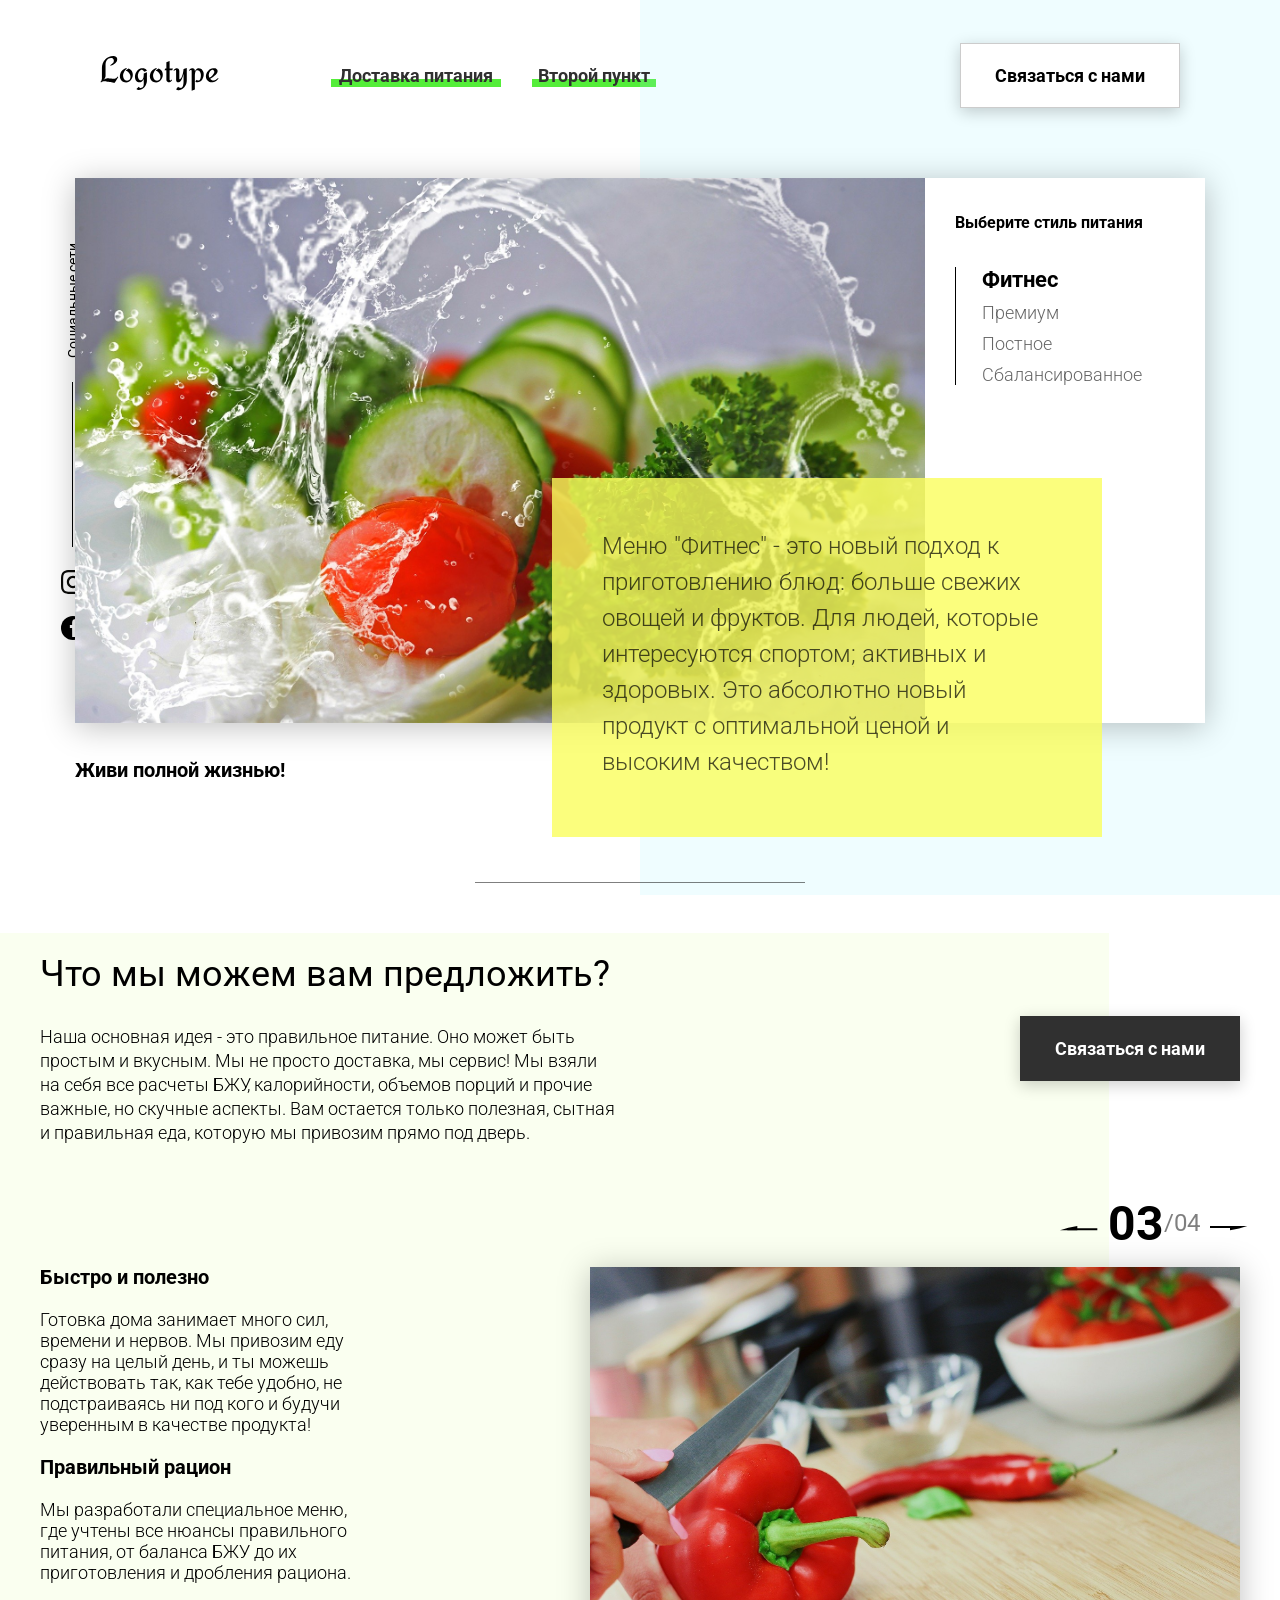
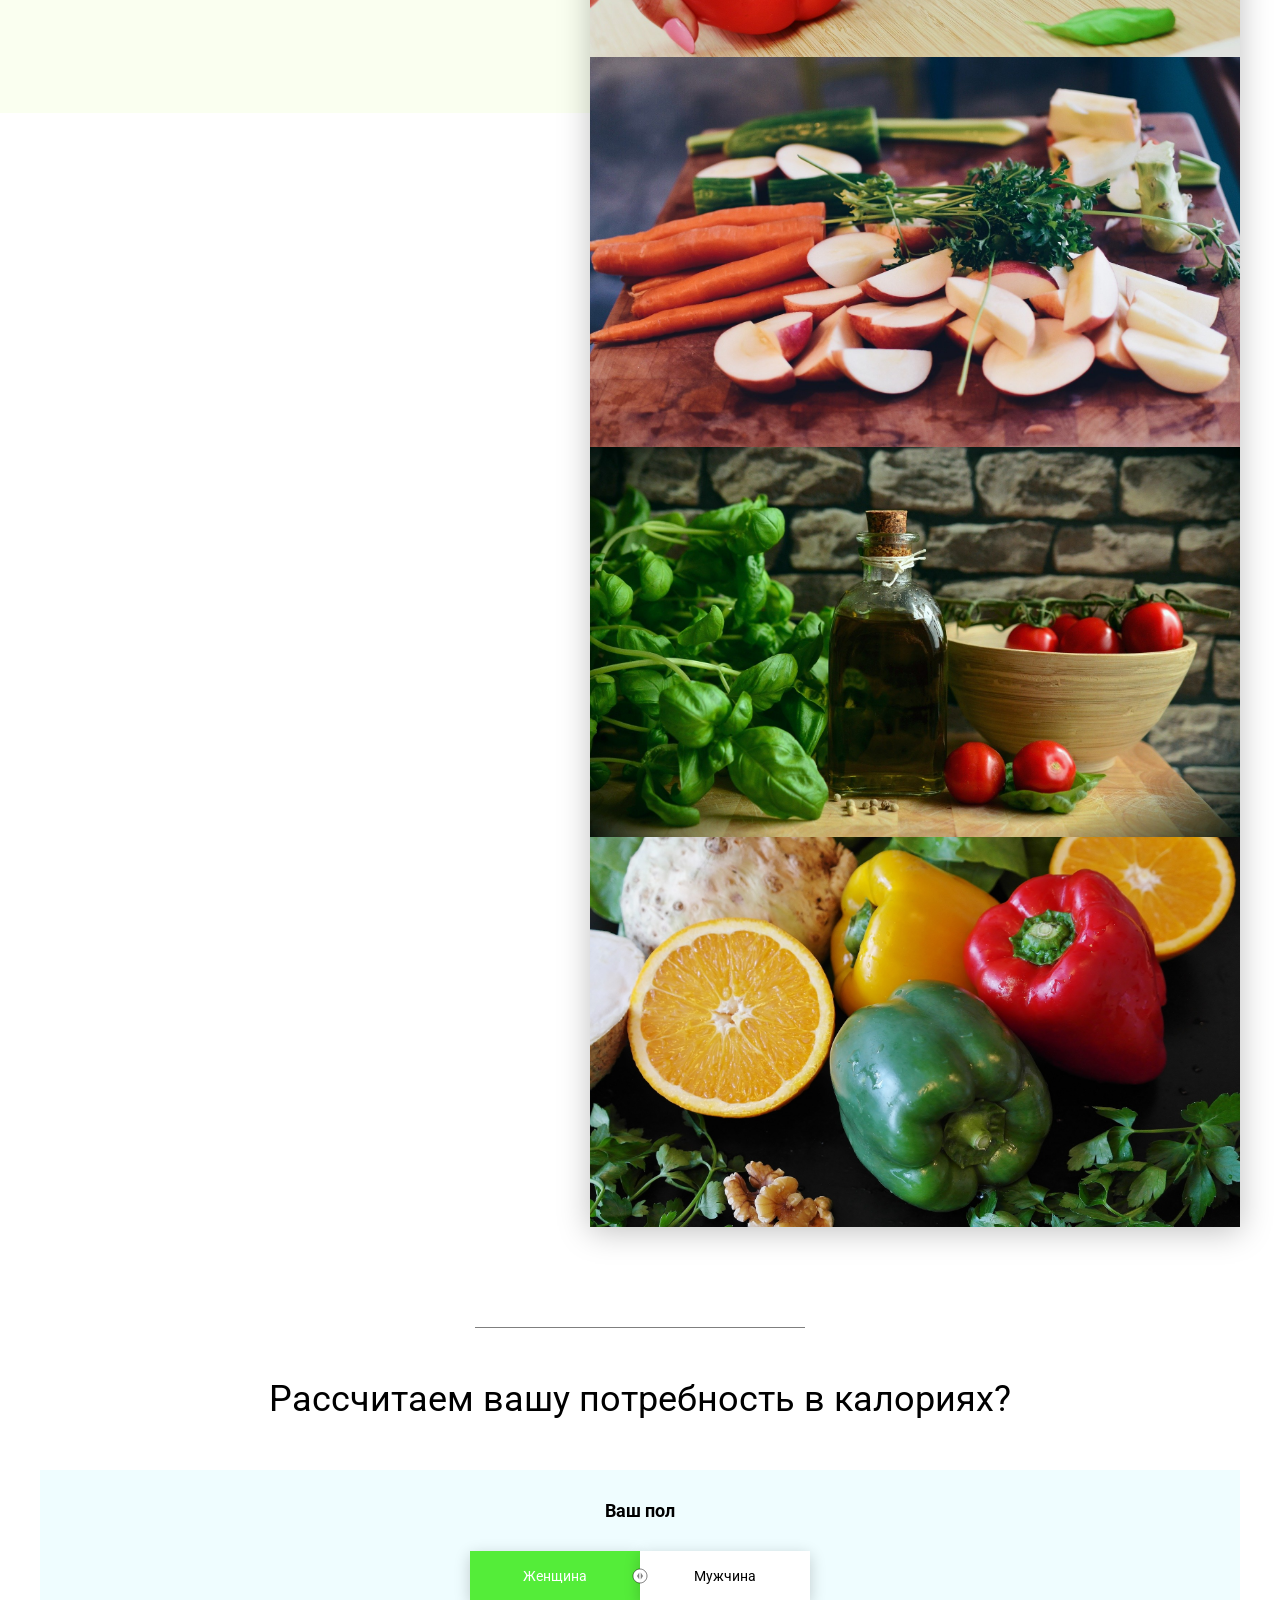
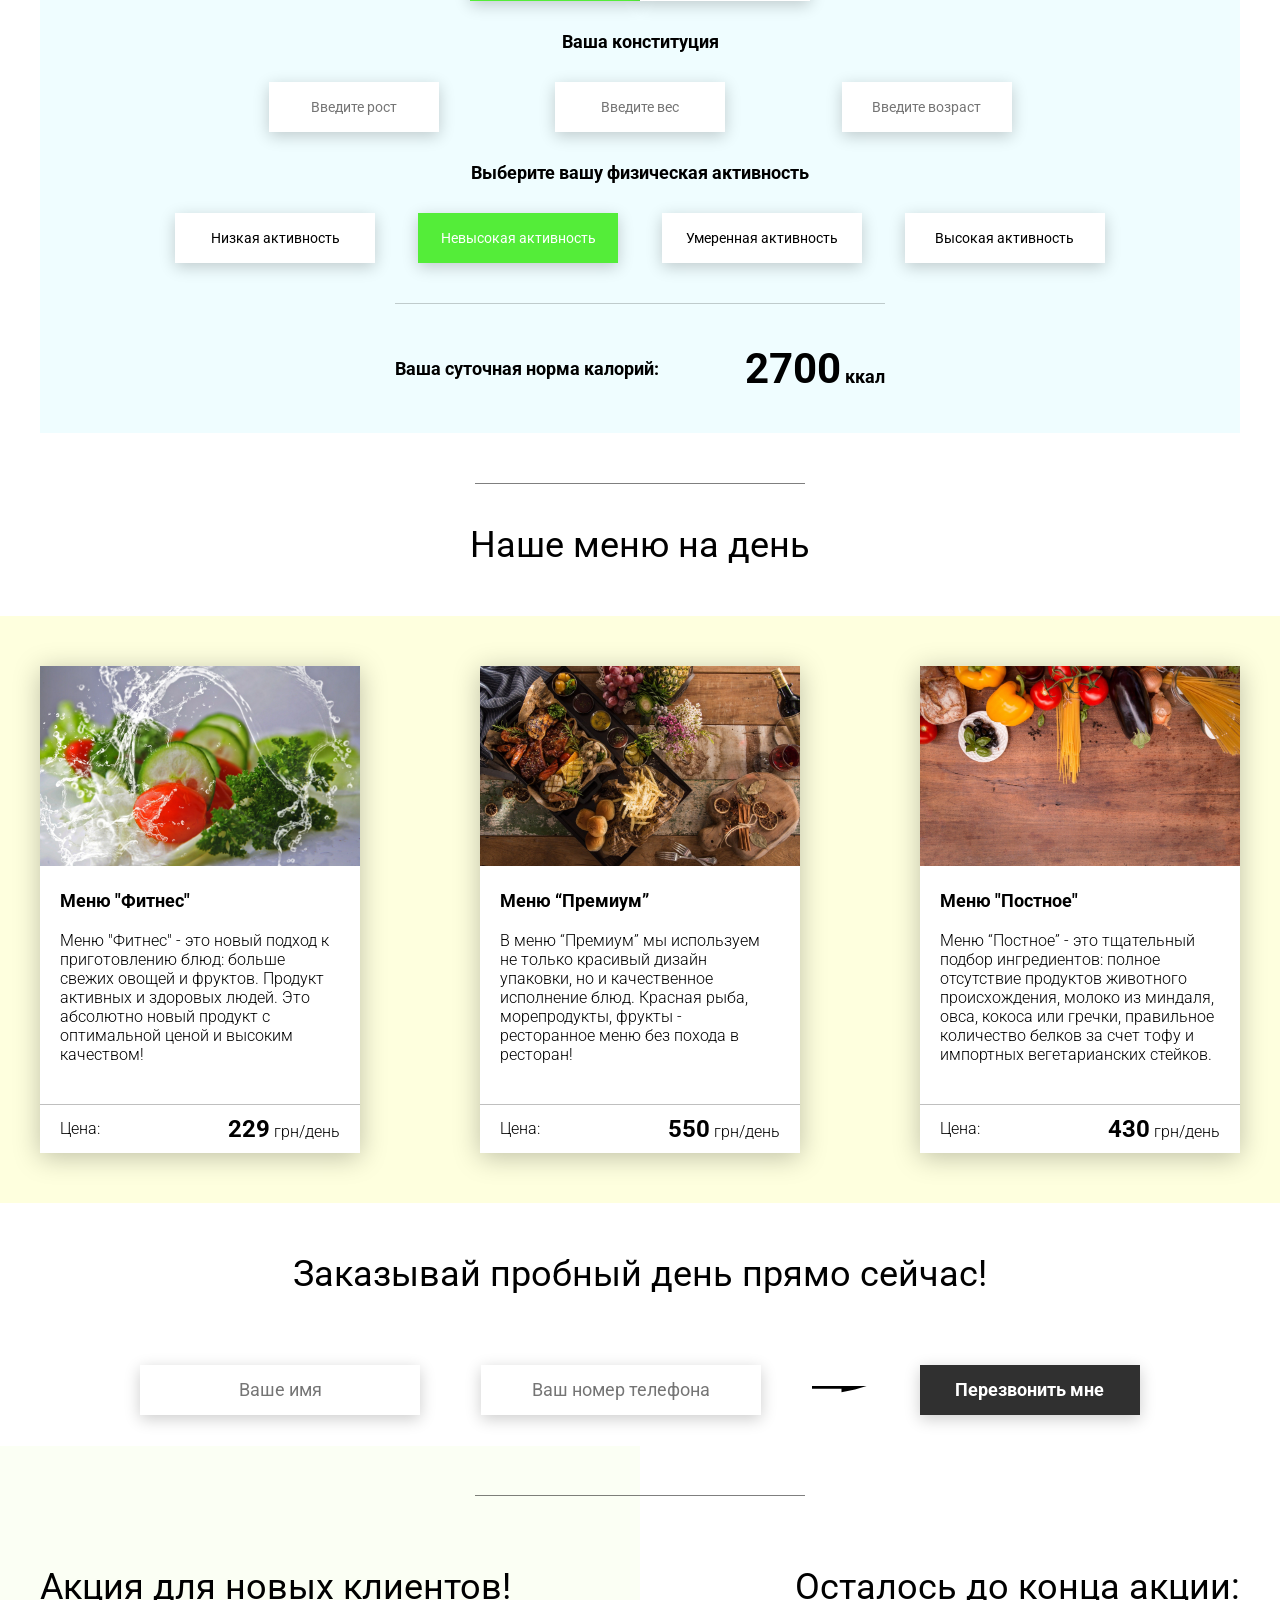
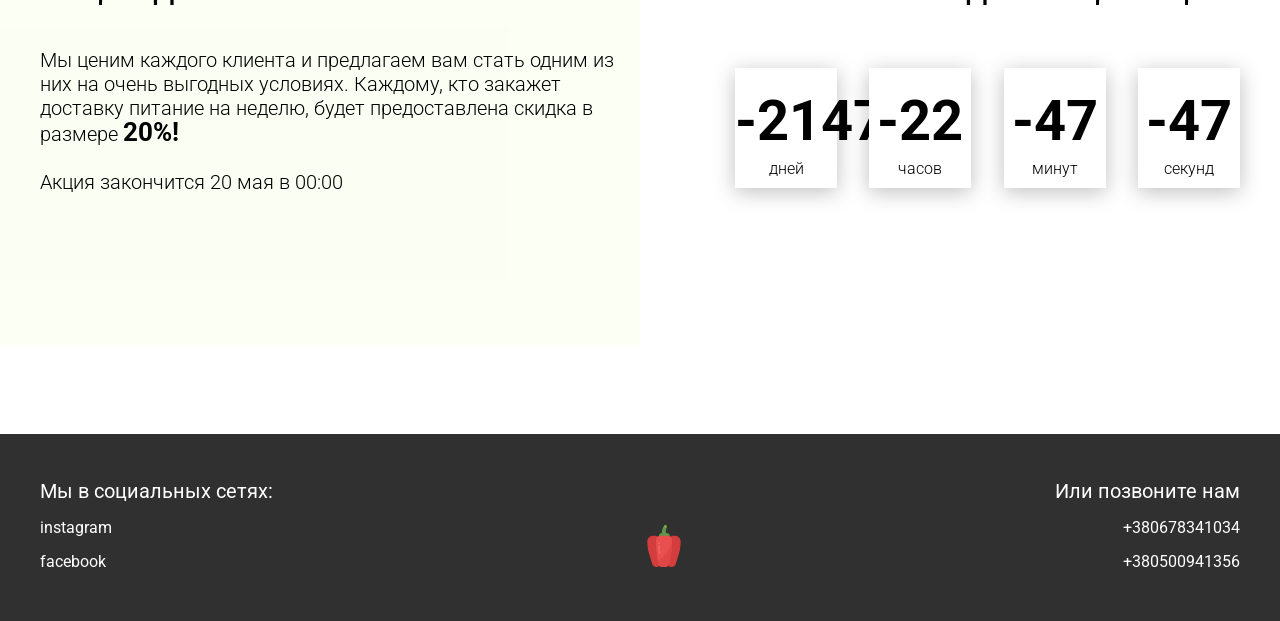
<file: Desktop/Course JS/Food_dist/index.html>
<!DOCTYPE html>
<html lang="en">
<head>
    <meta charset="UTF-8">
    <meta name="viewport" content="width=device-width, initial-scale=1.0">
    <title>Food</title>
    <link rel="stylesheet" href="css/style.css">
</head>
<body>
    <header class="header">
        <div class="header__left-block">
            <div class="header__logo">
                <img src="icons/logo.svg" alt="Логотип">
            </div>
            <nav class="header__links">
                <a href="#" class="header__link">Доставка питания</a>
                <a href="#" class="header__link">Второй пункт</a>
            </nav>
        </div>
        <div class="header__right-block">
            <button class="btn btn_white">Связаться с нами</button>
        </div>
    </header>
    <div class="sidepanel">
        <div class="sidepanel__text"><span>Социальные сети</span></div>
        <div class="sidepanel__divider"></div>
        <a href="#" class="sidepanel__icon">
            <img src="icons/instagram.svg" alt="instagram">
        </a>
        <a href="#" class="sidepanel__icon">
            <img src="icons/facebook.svg" alt="facebook">
        </a>
    </div>

    <div class="preview">
        <div class="bgc_blue"></div>
        <div class="container">
            <div class="tabcontainer">
                <div class="tabcontent">
                    <img src="img/tabs/vegy.jpg" alt="vegy">
                    <div class="tabcontent__descr">
                        Меню "Фитнес" - это новый подход к приготовлению блюд: больше свежих овощей и фруктов. Для людей, которые интересуются спортом; активных и здоровых. Это абсолютно новый продукт с оптимальной ценой и высоким качеством!
                    </div>
                </div>
                <div class="tabcontent">
                    <img src="img/tabs/elite.jpg" alt="elite">
                    <div class="tabcontent__descr">
                        Меню “Премиум” - мы используем не только красивый дизайн упаковки, но и качественное исполнение блюд. Красная рыба, морепродукты, фрукты - ресторанное меню без похода в ресторан!                                     
                    </div>
                </div>
                <div class="tabcontent">
                    <img src="img/tabs/post.jpg" alt="post">
                    <div class="tabcontent__descr">
                        Наше специальное “Постное меню” - это тщательный подбор ингредиентов: полное отсутствие продуктов животного происхождения. Полная гармония с собой и природой в каждом элементе! Все будет Ом!                                     
                    </div>
                </div>
                <div class="tabcontent">
                    <img src="img/tabs/vegy.jpg" alt="vegy">
                    <div class="tabcontent__descr">
                        Меню "Сбалансированное" - это соответствие вашего рациона всем научным рекомендациям. Мы тщательно просчитываем вашу потребность в к/б/ж/у и создаем лучшие блюда для вас.
                    </div>
                </div>
                <div class="tabheader">
                    <h3>Выберите стиль питания</h3>
                    <div class="tabheader__items">
                        <div class="tabheader__item tabheader__item_active">Фитнес</div>
                        <div class="tabheader__item">Премиум</div>
                        <div class="tabheader__item">Постное</div>
                        <div class="tabheader__item">Сбалансированное</div>
                    </div>
                </div>
            </div>
            <div class="preview__life">Живи полной жизнью!</div>
        </div>
    </div>

    <div class="divider"></div>

    <div class="offer">
        <div class="bgc_y"></div>
        <div class="container">
            <div class="offer__text">
                <h2 class="title">Что мы можем вам предложить?</h2>
                <div class="offer__descr">
                    Наша основная идея - это правильное питание. Оно может быть простым и вкусным. Мы не просто доставка, мы сервис! Мы взяли на себя все расчеты БЖУ, калорийности, объемов порций и прочие важные, но скучные аспекты. Вам остается только полезная, сытная и правильная еда, которую мы привозим прямо под дверь.
                </div>
            </div>
            <div class="offer__action">
                <button class="btn btn_dark">Связаться с нами</button>
            </div>
        </div>
        <div class="container">
            <div class="offer__advantages">
                <h2>Быстро и полезно</h2>
                <div class="offer__advantages-text">
                    Готовка дома занимает много сил, времени и нервов. Мы привозим еду сразу на целый день, и ты можешь действовать так, как тебе удобно, не подстраиваясь ни под кого и будучи уверенным в качестве продукта!
                </div>
                <h2>Правильный рацион</h2>
                <div class="offer__advantages-text">
                    Мы разработали специальное меню, где учтены все нюансы правильного питания, от баланса БЖУ до их приготовления и дробления рациона.
                </div>
            </div>
            <div class="offer__slider">
                <div class="offer__slider-counter">
                    <div class="offer__slider-prev">
                        <img src="icons/left.svg" alt="prev">
                    </div>
                    <span id="current">03</span>
                    /
                    <span id="total">04</span>
                    <div class="offer__slider-next">
                        <img src="icons/right.svg" alt="next">
                    </div>
                </div>
                <div class="offer__slider-wrapper">
                    <div class="offer__slide">
                        <img src="img/slider/pepper.jpg" alt="pepper">
                    </div>
                     <div class="offer__slide">
                        <img src="img/slider/food-12.jpg" alt="food">
                    </div>
                    <div class="offer__slide">
                        <img src="img/slider/olive-oil.jpg" alt="oil">
                    </div>
                    <div class="offer__slide">
                        <img src="img/slider/paprika.jpg" alt="paprika">
                    </div>
                </div>
            </div>
        </div>
    </div>

    <div class="divider"></div>

    <div class="calculating">
        <div class="container">
            <h2 class="title">Рассчитаем вашу потребность в калориях?
            </h2>
            <div class="calculating__field">
                <div class="calculating__subtitle">
                    Ваш пол
                </div>
                <div class="calculating__choose" id="gender">
                    <div class="calculating__choose-item calculating__choose-item_active">Женщина</div>
                    <div class="calculating__choose-item">Мужчина</div>
                </div>

                <div class="calculating__subtitle">
                    Ваша конституция
                </div>
                <div class="calculating__choose calculating__choose_medium">
                    <input type="text" id="height" placeholder="Введите рост" class="calculating__choose-item">
                    <input type="text" id="weight" placeholder="Введите вес"  class="calculating__choose-item">
                    <input type="text" id="age" placeholder="Введите возраст" class="calculating__choose-item">
                </div>

                <div class="calculating__subtitle">
                    Выберите вашу физическая активность
                </div>
                <div class="calculating__choose calculating__choose_big">
                    <div id="low" class="calculating__choose-item">Низкая активность </div>
                    <div id="small"  class="calculating__choose-item calculating__choose-item_active">Невысокая активность</div>
                    <div id="medium" class="calculating__choose-item">Умеренная активность</div>
                    <div id="high" class="calculating__choose-item">Высокая активность</div>
                </div>

                <div class="calculating__divider"></div>

                <div class="calculating__total">
                    <div class="calculating__subtitle">
                        Ваша суточная норма калорий:
                    </div>
                    <div class="calculating__result">
                        <span>2700</span> ккал
                    </div>
                </div>
            </div>
        </div>
    </div>

    <div class="divider"></div>

    <div class="menu">
        <h2 class="title">Наше меню на день</h2>

        <div class="menu__field">
            <div class="container">
                <div class="menu__item">
                    <img src="img/tabs/vegy.jpg" alt="vegy">
                    <h3 class="menu__item-subtitle">Меню "Фитнес"</h3>
                    <div class="menu__item-descr">Меню "Фитнес" - это новый подход к приготовлению блюд: больше свежих овощей и фруктов. Продукт активных и здоровых людей. Это абсолютно новый продукт с оптимальной ценой и высоким качеством!</div>
                    <div class="menu__item-divider"></div>
                    <div class="menu__item-price">
                        <div class="menu__item-cost">Цена:</div>
                        <div class="menu__item-total"><span>229</span> грн/день</div>
                    </div>
                </div>
                <div class="menu__item">
                    <img src="img/tabs/elite.jpg" alt="elite">
                    <h3 class="menu__item-subtitle">Меню “Премиум”</h3>
                    <div class="menu__item-descr">В меню “Премиум” мы используем не только красивый дизайн упаковки, но и качественное исполнение блюд. Красная рыба, морепродукты, фрукты - ресторанное меню без похода в ресторан!</div>
                    <div class="menu__item-divider"></div>
                    <div class="menu__item-price">
                        <div class="menu__item-cost">Цена:</div>
                        <div class="menu__item-total"><span>550</span> грн/день</div>
                    </div>
                </div>
                <div class="menu__item">
                    <img src="img/tabs/post.jpg" alt="post">
                    <h3 class="menu__item-subtitle">Меню "Постное"</h3>
                    <div class="menu__item-descr">Меню “Постное” - это тщательный подбор ингредиентов: полное отсутствие продуктов животного происхождения, молоко из миндаля, овса, кокоса или гречки, правильное количество белков за счет тофу и импортных вегетарианских стейков. </div>
                    <div class="menu__item-divider"></div>
                    <div class="menu__item-price">
                        <div class="menu__item-cost">Цена:</div>
                        <div class="menu__item-total"><span>430</span> грн/день</div>
                    </div>
                </div>
            </div>
        </div>
    </div>

    <div class="order">
        <div class="container">
            <div class="title">Заказывай пробный день прямо сейчас!</div>
            <form action="#" class="order__form">
                <input required placeholder="Ваше имя" name="name" type="text" class="order__input">
                <input required placeholder="Ваш номер телефона" name="phone" type="phone" class="order__input">
                <img src="icons/right.svg" alt="right">
                <button class="btn btn_dark btn_min">Перезвонить мне</button>
            </form>
        </div>
    </div>

    <div class="divider"></div>

    <div class="promotion">
        <div class="bgc_y"></div>
        <div class="container">
            <div class="promotion__text">
                <div class="title">Акция для новых клиентов!</div>
                <div class="promotion__descr">
                    Мы ценим каждого клиента и предлагаем вам стать одним из них на очень выгодных условиях. 
                    Каждому, кто закажет доставку питание на неделю, будет предоставлена скидка в размере <span>20%!</span>
                    <br><br>
                    Акция закончится 20 мая в 00:00
                </div>
            </div>
            <div class="promotion__timer">
                <div class="title">Осталось до конца акции:</div>
                <div class="timer">
                    <div class="timer__block">
                        <span id="days">12</span>
                        дней
                    </div>
                    <div class="timer__block">
                        <span id="hours">20</span>
                        часов
                    </div>
                    <div class="timer__block">
                        <span id="minutes">56</span>
                        минут
                    </div>
                    <div class="timer__block">
                        <span id="seconds">20</span>
                        секунд
                    </div>
                </div>
            </div>
        </div>
    </div>

    <footer class="footer">
        <div class="container">
            <div class="social">
                <div class="subtitle">Мы в социальных сетях:</div>
                <a href="#" class="link">instagram</a>
                <a href="#" class="link">facebook</a>
            </div>
            <div class="pepper">
                <img src="icons/veg.svg" alt="pepper">
            </div>
            <div class="call">
                <div class="subtitle">Или позвоните нам</div>
                <a href="#" class="link">+380678341034</a>
                <a href="#" class="link">+380500941356</a>
            </div>
        </div>
    </footer>

    <div class="modal">
        <div class="modal__dialog">
            <div class="modal__content">
                <form action="#">
                    <div class="modal__close">&times;</div>
                    <div class="modal__title">Мы свяжемся с вами как можно быстрее!</div>
                    <input required placeholder="Ваше имя" name="name" type="text" class="modal__input">
                    <input required placeholder="Ваш номер телефона" name="phone" type="phone" class="modal__input">
                    <button class="btn btn_dark btn_min">Перезвонить мне</button>
                </form>
            </div>
        </div>
    </div>
    <script src="js/script.js"></script>
</body>
</html>
</file>
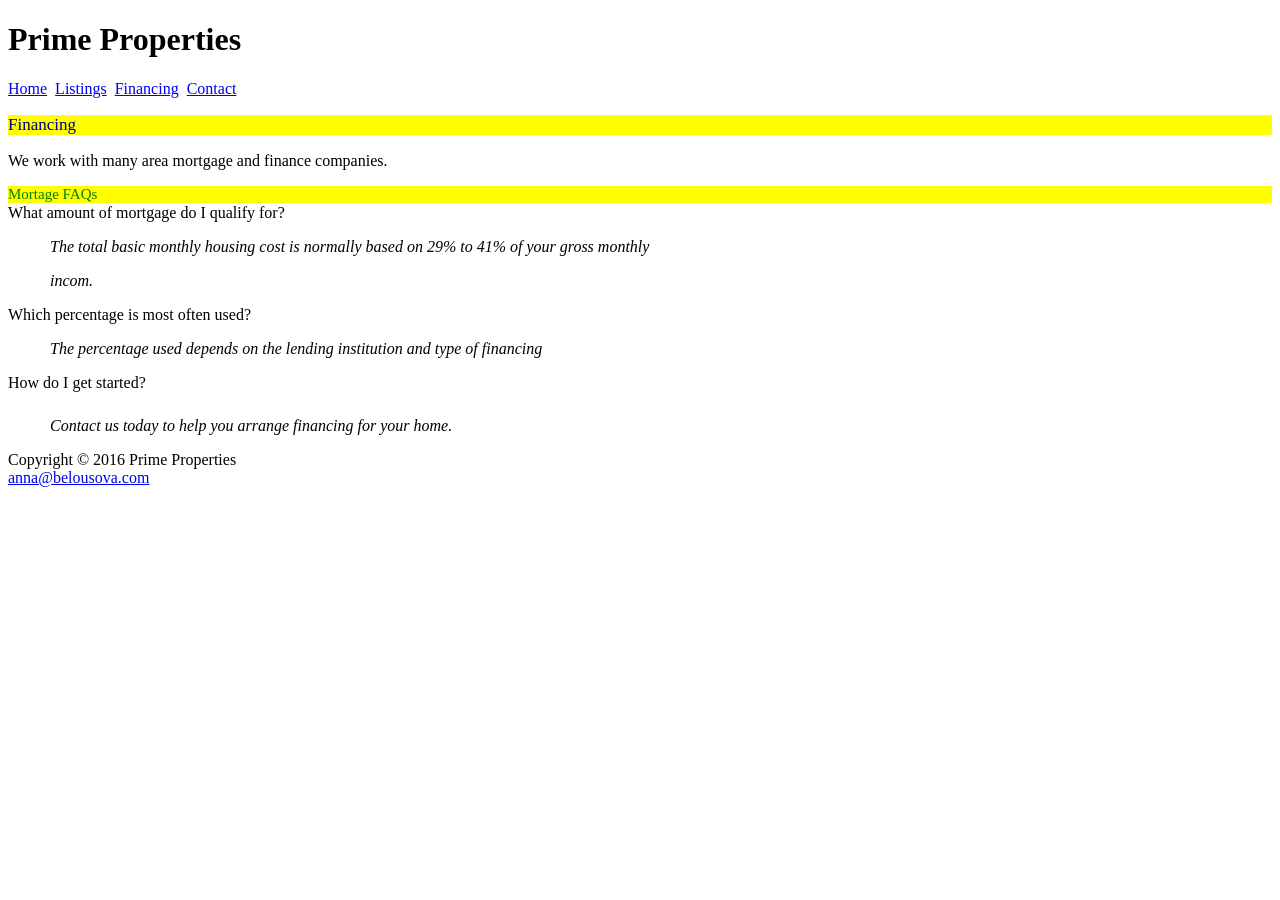
<file: Desktop/FALL2020/Web Programming and Desine/LAB 2/Financing.html>
<!DOCTYPE html>
<html>
   <head>
       <meta charset="utf-8">
    <title>Financing</title>
    <link rel="stylesheet" href="main.css"/>
   </head>
      <body>  

      <h1 id="first-heading" class="head-top" class="line">Prime Properties</h1>
           
      <a href="home.html" target="_blank">Home</a>&nbsp;
      <a href="home.html" target=_blank>Listings</a>&nbsp;
      <a href="financing.html" target="_blank">Financing</a>&nbsp;
      <a href="mailto:anna@belousova.com">Contact</a>
    
      <p id="background" class="financ">Financing</p>
      
      <p>We work with many area mortgage and finance companies.</p>
     
      
      <p id="background" class="mortage">Mortage FAQs</p>
      <div style="margin-top: -15px">
       <p>What amount of mortgage do I qualify for?</p> 
      </div>

      <p id="text1">The total basic monthly housing cost is normally based on 29% to 41% of your gross monthly</p>
      <p id="text1">incom.</p>

       <p>Which percentage is most often used?</p>
       <p id="text1">The percentage used depends on the lending institution and type of financing</p>

       <div style="margin-bottom: 25px">
        <p>How do I get started?</p>
       </div>
        <p id="text1">Contact us today to help you arrange financing for your home.</p>
       

                        
      <p>Copyright &copy; 2016 Prime Properties<br>
      <a href="emailto:anna@belousova.com">anna@belousova.com</a></p>

   </body>
</html>
</file>
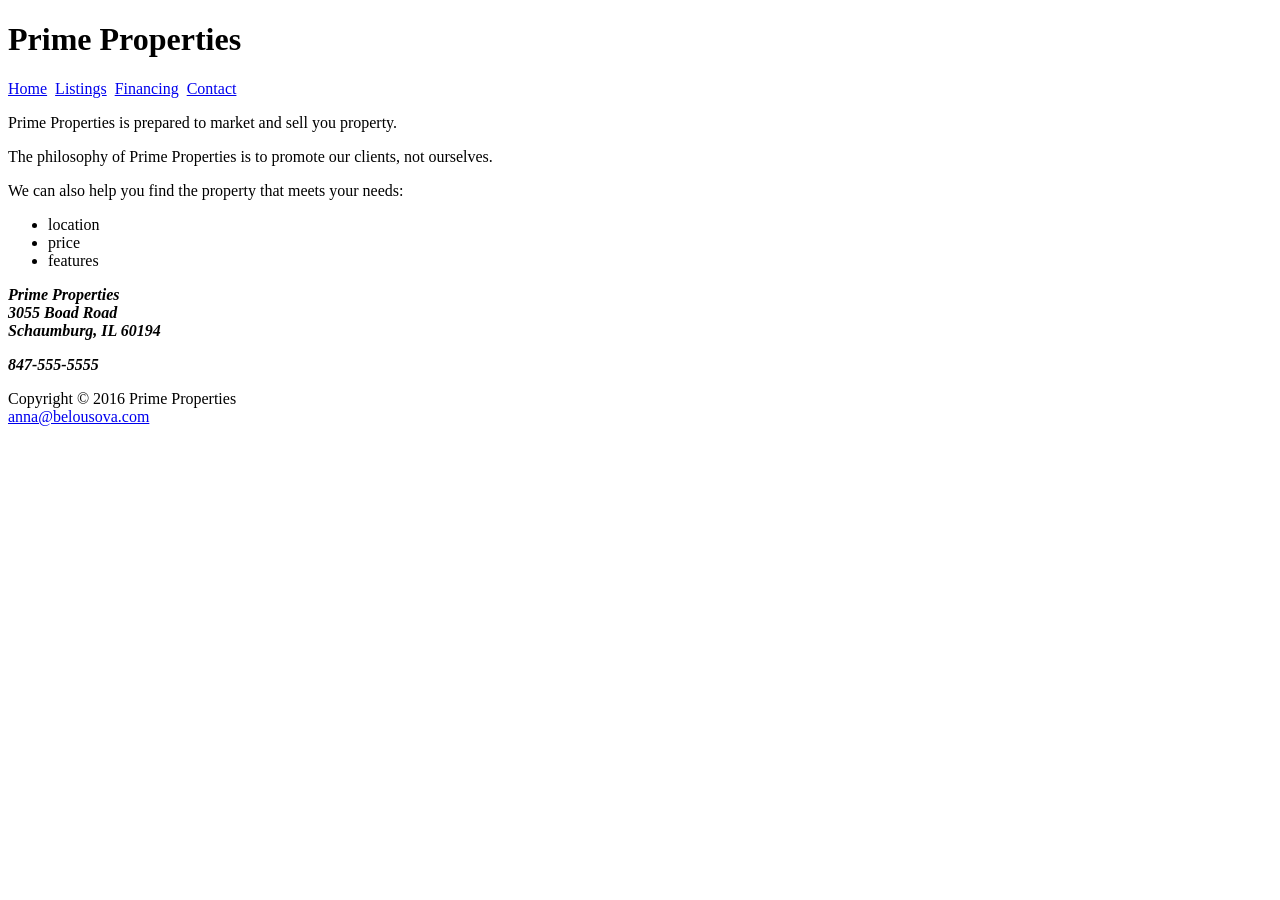
<file: Desktop/FALL2020/Web Programming and Desine/LAB 2/Home.html>
<!DOCTYPE html>
<html>
   <head>
       <title>Home</title>
       <link rel="stylesheet" href="main.css"/>
   </head>
   <body>
     <h1 id="first-heading" class="head-top" class="line">Prime Properties</h1>
      <nav>
      <a href="home.html" target="_blank">Home</a>&nbsp;
      <a href="home.html" target=_blank>Listings</a>&nbsp;
      <a href="financing.html" target="_blank">Financing</a>&nbsp;
      <a href="mailto:anna@belousova.com">Contact</a>
      </nav>

     <article>
      <p>Prime Properties is prepared to market and sell you property.</p>
      <p>The philosophy of Prime Properties is to promote our clients, not ourselves.</p>
      <p>We can also help you find the property that meets your needs:</p>

      <ul>
         <li>location</li>
         <li>price</li>
         <li>features</li>
      </ul>
      </article>

         <address>
      <p>
         <b>Prime Properties<br>
            3055 Boad Road<br>
            Schaumburg, IL 60194</p>
            <p>847-555-5555</b>
            </p>
         </address>
         
         <footer>
      <p>Copyright &copy; 2016 Prime Properties<br>
      <a href="emailto:anna@belousova.com">anna@belousova.com</a></p>
         </footer>
   </body>
</html>
</file>
<file: Desktop/Course JS/Food_dist/css/style.css>
/* @import url(https://fonts.googleapis.com/css?family=Roboto:300,400,700&display=swap&subset=cyrillic-ext);*{box-sizing:border-box;margin:0;padding:0;font-family:Roboto,sans-serif}a{text-decoration:none}.btn{width:220px;height:65px;display:flex;justify-content:center;align-items:center;background-color:#fff;font-size:18px;font-weight:700;border:1px solid rgba(0,0,0,.2);box-shadow:0 4px 15px rgba(0,0,0,.2);cursor:pointer;transition:.3s all;outline:0}.btn_white{background-color:#fff}.btn_dark{background-color:#303030;color:#fff;border:none}.btn_min{height:50px}.btn:hover{box-shadow:0 4px 30px rgba(0,0,0,.3)}.container{max-width:1200px;margin:0 auto}.divider{width:330px;height:1px;margin:0 auto;background-color:rgba(0,0,0,.5)}.title{font-size:36px;font-weight:400}.header{display:flex;justify-content:space-between;align-items:center;height:150px;padding:0 100px}.header__left-block{display:flex;justify-content:space-between;min-width:550px}.header__logo{max-width:170px}.header__logo img{width:100%}.header__links{display:flex;align-items:center}.header__link{position:relative;margin-right:45px;font-weight:700;font-size:18px;color:#303030}.header__link:after{content:'';position:absolute;display:block;width:110%;left:-5%;bottom:-1px;z-index:-1;height:8px;background:#54ed39}.header__link:last-child{margin-right:0}.sidepanel{position:fixed;left:60px;top:240px;height:400px;width:25px;display:flex;flex-direction:column;justify-content:space-between;align-items:center}.sidepanel__text{width:120px;height:120px;font-size:14px}.sidepanel__text span{display:flex;transform:rotate(-90deg) translateX(-50px)}.sidepanel__divider{width:1px;height:165px;background-color:#000}.sidepanel__icon{width:24px;height:24px}.sidepanel__icon img{width:100%}.preview{padding:28px 0 100px 0;position:relative}.preview__life{font-weight:700;font-size:20px;margin-left:35px;margin-top:35px}.bgc_blue{position:absolute;right:0;top:-155px;width:50vw;height:900px;background:rgba(146,242,255,.15);z-index:-1}.tabcontainer{display:flex;width:1130px;margin:0 auto;box-shadow:0 4px 30px rgba(0,0,0,.25)}.tabcontent{width:850px;position:relative}.tabcontent img{width:100%;height:100%;object-fit:cover}.tabcontent__descr{position:absolute;top:300px;right:-177px;width:550px;height:359px;background:rgba(251,254,93,.8);padding:50px;font-size:24px;font-weight:300;line-height:36px;color:rgba(0,0,0,.7)}.tabheader{width:280px;padding:35px 30px;background-color:#fff}.tabheader h3{font-weight:700;font-size:16px}.tabheader__items{margin-top:35px;padding-left:26px;border-left:1px solid #000}.tabheader__item{font-weight:700;font-size:18px;font-weight:300;margin-top:10px;color:rgba(0,0,0,.6);cursor:pointer;transition:.3s all}.tabheader__item_active{color:#000;font-size:22px;font-weight:700}.offer{padding:70px 0 100px 0;position:relative}.offer .container{display:flex;justify-content:space-between}.offer .bgc_y{position:absolute;width:1109px;height:780px;background:rgba(243,255,222,.45);z-index:-1;top:50px}.offer__text{width:580px}.offer__descr{font-size:18px;margin-top:30px;font-weight:300;line-height:24px}.offer__action{display:flex;align-items:center;justify-content:flex-end}.offer__advantages{width:330px;margin-top:50px}.offer__advantages h2{font-weight:700;font-size:20px;margin-top:20px}.offer__advantages h2:first-child{margin-top:70px}.offer__advantages-text{margin-top:20px;font-size:18px;font-weight:300;line-height:21px}.offer__slider{width:650px;margin-top:50px;display:flex;flex-direction:column;align-items:flex-end}.offer__slider-counter{display:flex;width:180px;align-items:center;font-size:24px;color:rgba(0,0,0,.5)}.offer__slider-wrapper{width:100%;margin-top:15px;box-shadow:0 4px 30px rgba(0,0,0,.25)}.offer__slider-prev{margin-right:10px;cursor:pointer}.offer__slider-next{margin-left:10px;cursor:pointer}.offer__slider #current{font-size:48px;font-weight:700;color:#000}.offer__slide{width:100%;height:390px}.offer__slide img{width:100%;height:100%;object-fit:cover}.calculating{padding:50px 0}.calculating .title{text-align:center}.calculating__field{width:100%;margin-top:50px;background:rgba(146,242,255,.15);padding:30px 0 40px 0}.calculating__subtitle{text-align:center;font-size:18px;font-weight:700;margin-top:30px}.calculating__subtitle:first-child{margin-top:0}.calculating #gender:after{content:'';position:absolute;top:50%;transform:translateY(-50%);display:block;width:16px;height:16px;background:url(../icons/switch.svg) center center/cover no-repeat}.calculating__choose{position:relative;display:flex;margin-top:30px;justify-content:center}.calculating__choose-item{display:flex;align-items:center;justify-content:center;width:170px;height:50px;padding:0 10px;background:#fff;box-shadow:0 4px 15px rgba(0,0,0,.2);border:none;text-align:center;font-size:14px;cursor:pointer;outline:0;transition:.3s all}.calculating__choose-item_active{color:#fff;background-color:#54ed39}.calculating__choose_medium{width:743px;justify-content:space-between;margin:30px auto 0 auto}.calculating__choose_big{width:930px;justify-content:space-between;margin:30px auto 0 auto}.calculating__choose_big .calculating__choose-item{width:200px}.calculating__divider{width:490px;height:1px;margin:40px auto;background-color:rgba(0,0,0,.2)}.calculating__total{width:490px;margin:0 auto;display:flex;justify-content:space-between;align-items:center}.calculating__result{font-size:18px;font-weight:700}.calculating__result span{font-size:42px}.menu{padding:40px 0 50px 0}.menu .container{display:flex;justify-content:space-between;align-items:flex-start}.menu .title{text-align:center}.menu__field{margin-top:50px;padding:50px 0;width:100%;background:rgba(249,254,126,.25)}.menu__item{width:320px;min-height:450px;background:#fff;box-shadow:0 4px 25px rgba(0,0,0,.25);font-size:16px;font-weight:300}.menu__item img{width:100%;height:200px;object-fit:cover}.menu__item-subtitle{font-weight:700;font-size:18px;padding:0 20px;margin-top:20px}.menu__item-descr{margin-top:20px;padding:0 20px}.menu__item-divider{width:100%;height:1px;background-color:rgba(0,0,0,.25);margin-top:40px}.menu__item-price{display:flex;justify-content:space-between;align-items:center;padding:10px 20px}.menu__item-price span{font-size:24px;font-weight:700}.order{padding-bottom:80px}.order .title{text-align:center}.order__form{margin-top:70px;padding:0 100px;display:flex;justify-content:space-between;align-items:center}.order__form img{transform:scale(1.5)}.order__input{width:280px;height:50px;background:#fff;box-shadow:0 4px 15px rgba(0,0,0,.2);border:none;font-size:18px;text-align:center;padding:0 20px;outline:0}.promotion{padding:70px 0 240px 0;position:relative}.promotion .container{display:flex}.promotion .bgc_y{position:absolute;width:50%;height:499px;background:rgba(243,255,222,.35);z-index:-1;top:-50px;left:0}.promotion__text{width:50%}.promotion__descr{margin-top:40px;font-size:20px;line-height:24px;font-weight:300}.promotion__descr span{font-weight:700;font-size:26px}.promotion__timer{width:50%}.promotion__timer .title{text-align:right}.promotion__timer .timer{margin-top:60px;padding-left:95px;display:flex;justify-content:space-between;align-items:center}.promotion__timer .timer__block{width:102px;height:120px;background:#fff;box-shadow:0 4px 20px rgba(0,0,0,.25);font-size:16px;font-weight:300;text-align:center}.promotion__timer .timer__block span{display:block;margin-top:20px;margin-bottom:5px;font-size:56px;font-weight:700}.footer{min-height:180px;background-color:#303030;padding:45px 0 50px 0;color:#fff}.footer .container{height:100%;display:flex;justify-content:space-between;align-items:flex-end}.footer .subtitle{font-size:20px}.footer .link{display:block;margin-top:15px;font-size:16px;color:#fff}.footer .call{text-align:right}.modal{position:fixed;top:0;left:0;z-index:1050;display:none;width:100%;height:100%;overflow:hidden;background-color:rgba(0,0,0,.5)}.modal__dialog{max-width:500px;margin:40px auto}.modal__content{position:relative;width:100%;padding:40px;background-color:#fff;border:1px solid rgba(0,0,0,.2);border-radius:4px;max-height:80vh;overflow-y:auto}.modal__close{position:absolute;top:8px;right:14px;font-size:30px;color:#000;opacity:.5;font-weight:700;border:none;background-color:transparent;cursor:pointer}.modal__title{text-align:center;font-size:22px;text-transform:uppercase}.modal__input{display:block;margin:20px auto 20px auto;width:280px;height:50px;background:#fff;box-shadow:0 4px 15px rgba(0,0,0,.2);border:none;font-size:18px;text-align:center;padding:0 20px;outline:0}.modal .btn{display:block;width:280px;margin:0 auto}.show{display:block}.hide{display:none}.fade{animation-name: fade;animation-duration: 1.5s;}@keyframes fade{from{opasity:0.1;}to{opasity:1;}} */
@import url(https://fonts.googleapis.com/css?family=Roboto:300,400,700&display=swap&subset=cyrillic-ext);*{box-sizing:border-box;margin:0;padding:0;font-family:Roboto,sans-serif}a{text-decoration:none}.btn{width:220px;height:65px;display:flex;justify-content:center;align-items:center;background-color:#fff;font-size:18px;font-weight:700;border:1px solid rgba(0,0,0,.2);box-shadow:0 4px 15px rgba(0,0,0,.2);cursor:pointer;transition:.3s all;outline:0}.btn_white{background-color:#fff}.btn_dark{background-color:#303030;color:#fff;border:none}.btn_min{height:50px}.btn:hover{box-shadow:0 4px 30px rgba(0,0,0,.3)}.container{max-width:1200px;margin:0 auto}.divider{width:330px;height:1px;margin:0 auto;background-color:rgba(0,0,0,.5)}.title{font-size:36px;font-weight:400}.header{display:flex;justify-content:space-between;align-items:center;height:150px;padding:0 100px}.header__left-block{display:flex;justify-content:space-between;min-width:550px}.header__logo{max-width:170px}.header__logo img{width:100%}.header__links{display:flex;align-items:center}.header__link{position:relative;margin-right:45px;font-weight:700;font-size:18px;color:#303030}.header__link:after{content:'';position:absolute;display:block;width:110%;left:-5%;bottom:-1px;z-index:-1;height:8px;background:#54ed39}.header__link:last-child{margin-right:0}.sidepanel{position:fixed;left:60px;top:240px;height:400px;width:25px;display:flex;flex-direction:column;justify-content:space-between;align-items:center}.sidepanel__text{width:120px;height:120px;font-size:14px}.sidepanel__text span{display:flex;transform:rotate(-90deg) translateX(-50px)}.sidepanel__divider{width:1px;height:165px;background-color:#000}.sidepanel__icon{width:24px;height:24px}.sidepanel__icon img{width:100%}.preview{padding:28px 0 100px 0;position:relative}.preview__life{font-weight:700;font-size:20px;margin-left:35px;margin-top:35px}.bgc_blue{position:absolute;right:0;top:-155px;width:50vw;height:900px;background:rgba(146,242,255,.15);z-index:-1}.tabcontainer{display:flex;width:1130px;margin:0 auto;box-shadow:0 4px 30px rgba(0,0,0,.25)}.tabcontent{width:850px;position:relative}.tabcontent img{width:100%;height:100%;object-fit:cover}.tabcontent__descr{position:absolute;top:300px;right:-177px;width:550px;height:359px;background:rgba(251,254,93,.8);padding:50px;font-size:24px;font-weight:300;line-height:36px;color:rgba(0,0,0,.7)}.tabheader{width:280px;padding:35px 30px;background-color:#fff}.tabheader h3{font-weight:700;font-size:16px}.tabheader__items{margin-top:35px;padding-left:26px;border-left:1px solid #000}.tabheader__item{font-weight:700;font-size:18px;font-weight:300;margin-top:10px;color:rgba(0,0,0,.6);cursor:pointer;transition:.3s all}.tabheader__item_active{color:#000;font-size:22px;font-weight:700}.offer{padding:70px 0 100px 0;position:relative}.offer .container{display:flex;justify-content:space-between}.offer .bgc_y{position:absolute;width:1109px;height:780px;background:rgba(243,255,222,.45);z-index:-1;top:50px}.offer__text{width:580px}.offer__descr{font-size:18px;margin-top:30px;font-weight:300;line-height:24px}.offer__action{display:flex;align-items:center;justify-content:flex-end}.offer__advantages{width:330px;margin-top:50px}.offer__advantages h2{font-weight:700;font-size:20px;margin-top:20px}.offer__advantages h2:first-child{margin-top:70px}.offer__advantages-text{margin-top:20px;font-size:18px;font-weight:300;line-height:21px}.offer__slider{width:650px;margin-top:50px;display:flex;flex-direction:column;align-items:flex-end}.offer__slider-counter{display:flex;width:180px;align-items:center;font-size:24px;color:rgba(0,0,0,.5)}.offer__slider-wrapper{width:100%;margin-top:15px;box-shadow:0 4px 30px rgba(0,0,0,.25)}.offer__slider-prev{margin-right:10px;cursor:pointer}.offer__slider-next{margin-left:10px;cursor:pointer}.offer__slider #current{font-size:48px;font-weight:700;color:#000}.offer__slide{width:100%;height:390px}.offer__slide img{width:100%;height:100%;object-fit:cover}.calculating{padding:50px 0}.calculating .title{text-align:center}.calculating__field{width:100%;margin-top:50px;background:rgba(146,242,255,.15);padding:30px 0 40px 0}.calculating__subtitle{text-align:center;font-size:18px;font-weight:700;margin-top:30px}.calculating__subtitle:first-child{margin-top:0}.calculating #gender:after{content:'';position:absolute;top:50%;transform:translateY(-50%);display:block;width:16px;height:16px;background:url(../icons/switch.svg) center center/cover no-repeat}.calculating__choose{position:relative;display:flex;margin-top:30px;justify-content:center}.calculating__choose-item{display:flex;align-items:center;justify-content:center;width:170px;height:50px;padding:0 10px;background:#fff;box-shadow:0 4px 15px rgba(0,0,0,.2);border:none;text-align:center;font-size:14px;cursor:pointer;outline:0;transition:.3s all}.calculating__choose-item_active{color:#fff;background-color:#54ed39}.calculating__choose_medium{width:743px;justify-content:space-between;margin:30px auto 0 auto}.calculating__choose_big{width:930px;justify-content:space-between;margin:30px auto 0 auto}.calculating__choose_big .calculating__choose-item{width:200px}.calculating__divider{width:490px;height:1px;margin:40px auto;background-color:rgba(0,0,0,.2)}.calculating__total{width:490px;margin:0 auto;display:flex;justify-content:space-between;align-items:center}.calculating__result{font-size:18px;font-weight:700}.calculating__result span{font-size:42px}.menu{padding:40px 0 50px 0}.menu .container{display:flex;justify-content:space-between;align-items:flex-start}.menu .title{text-align:center}.menu__field{margin-top:50px;padding:50px 0;width:100%;background:rgba(249,254,126,.25)}.menu__item{width:320px;min-height:450px;background:#fff;box-shadow:0 4px 25px rgba(0,0,0,.25);font-size:16px;font-weight:300}.menu__item img{width:100%;height:200px;object-fit:cover}.menu__item-subtitle{font-weight:700;font-size:18px;padding:0 20px;margin-top:20px}.menu__item-descr{margin-top:20px;padding:0 20px}.menu__item-divider{width:100%;height:1px;background-color:rgba(0,0,0,.25);margin-top:40px}.menu__item-price{display:flex;justify-content:space-between;align-items:center;padding:10px 20px}.menu__item-price span{font-size:24px;font-weight:700}.order{padding-bottom:80px}.order .title{text-align:center}.order__form{margin-top:70px;padding:0 100px;display:flex;justify-content:space-between;align-items:center}.order__form img{transform:scale(1.5)}.order__input{width:280px;height:50px;background:#fff;box-shadow:0 4px 15px rgba(0,0,0,.2);border:none;font-size:18px;text-align:center;padding:0 20px;outline:0}.promotion{padding:70px 0 240px 0;position:relative}.promotion .container{display:flex}.promotion .bgc_y{position:absolute;width:50%;height:499px;background:rgba(243,255,222,.35);z-index:-1;top:-50px;left:0}.promotion__text{width:50%}.promotion__descr{margin-top:40px;font-size:20px;line-height:24px;font-weight:300}.promotion__descr span{font-weight:700;font-size:26px}.promotion__timer{width:50%}.promotion__timer .title{text-align:right}.promotion__timer .timer{margin-top:60px;padding-left:95px;display:flex;justify-content:space-between;align-items:center}.promotion__timer .timer__block{width:102px;height:120px;background:#fff;box-shadow:0 4px 20px rgba(0,0,0,.25);font-size:16px;font-weight:300;text-align:center}.promotion__timer .timer__block span{display:block;margin-top:20px;margin-bottom:5px;font-size:56px;font-weight:700}.footer{min-height:180px;background-color:#303030;padding:45px 0 50px 0;color:#fff}.footer .container{height:100%;display:flex;justify-content:space-between;align-items:flex-end}.footer .subtitle{font-size:20px}.footer .link{display:block;margin-top:15px;font-size:16px;color:#fff}.footer .call{text-align:right}.modal{position:fixed;top:0;left:0;z-index:1050;display:none;width:100%;height:100%;overflow:hidden;background-color:rgba(0,0,0,.5)}.modal__dialog{max-width:500px;margin:40px auto}.modal__content{position:relative;width:100%;padding:40px;background-color:#fff;border:1px solid rgba(0,0,0,.2);border-radius:4px;max-height:80vh;overflow-y:auto}.modal__close{position:absolute;top:8px;right:14px;font-size:30px;color:#000;opacity:.5;font-weight:700;border:none;background-color:transparent;cursor:pointer}.modal__title{text-align:center;font-size:22px;text-transform:uppercase}.modal__input{display:block;margin:20px auto 20px auto;width:280px;height:50px;background:#fff;box-shadow:0 4px 15px rgba(0,0,0,.2);border:none;font-size:18px;text-align:center;padding:0 20px;outline:0}.modal .btn{display:block;width:280px;margin:0 auto}.show{display:block}.hide{display:none}.fade{animation-name: fade;animation-duration: 1.5s;}@keyframes fade{from{opacity: 0.1;}to{opacity: 1;}}
</file>
<file: Desktop/FALL2020/Web Programming and Desine/LAB 2/main.css>
.line {
    font-weight: bolder;
}
.financ {
    color: navy;
    font-size: 17px;
    font-family: Calibri;
}

.mortage {
    color: green;
    font-size: 15px;
    font-family: Calibri;
}
#background {
background-color: yellow;
}
#text1 {
    font-style: oblique;
    font-family: Calibri;
    text-indent: 42px;
    }
 .line-br {
    line-height: 0mm;
 }
</file>
